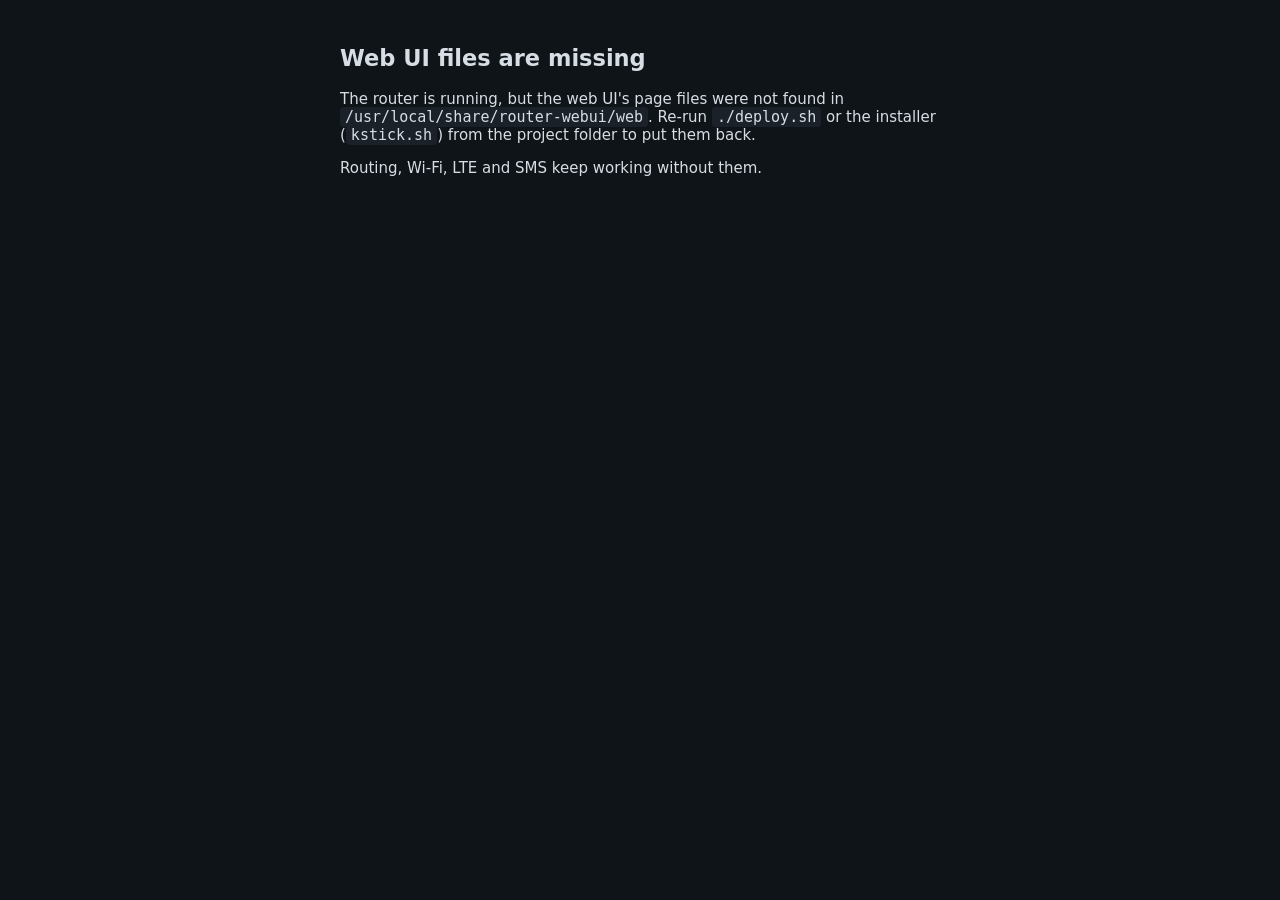
<file: webfallback/index.html>
<!doctype html>
<html lang="en"><head><meta charset="utf-8"><meta name="viewport" content="width=device-width">
<title>KStick router: UI files missing</title>
<style>body{font:15px system-ui,sans-serif;background:#0f1419;color:#d6dde4;max-width:40em;margin:3em auto;padding:0 1em}code{background:#1a2129;padding:1px 5px;border-radius:4px}</style></head>
<body><h2>Web UI files are missing</h2>
<p>The router is running, but the web UI's page files were not found in
<code>/usr/local/share/router-webui/web</code>. Re-run <code>./deploy.sh</code> or the installer
(<code>kstick.sh</code>) from the project folder to put them back.</p>
<p>Routing, Wi-Fi, LTE and SMS keep working without them.</p></body></html>
</file>
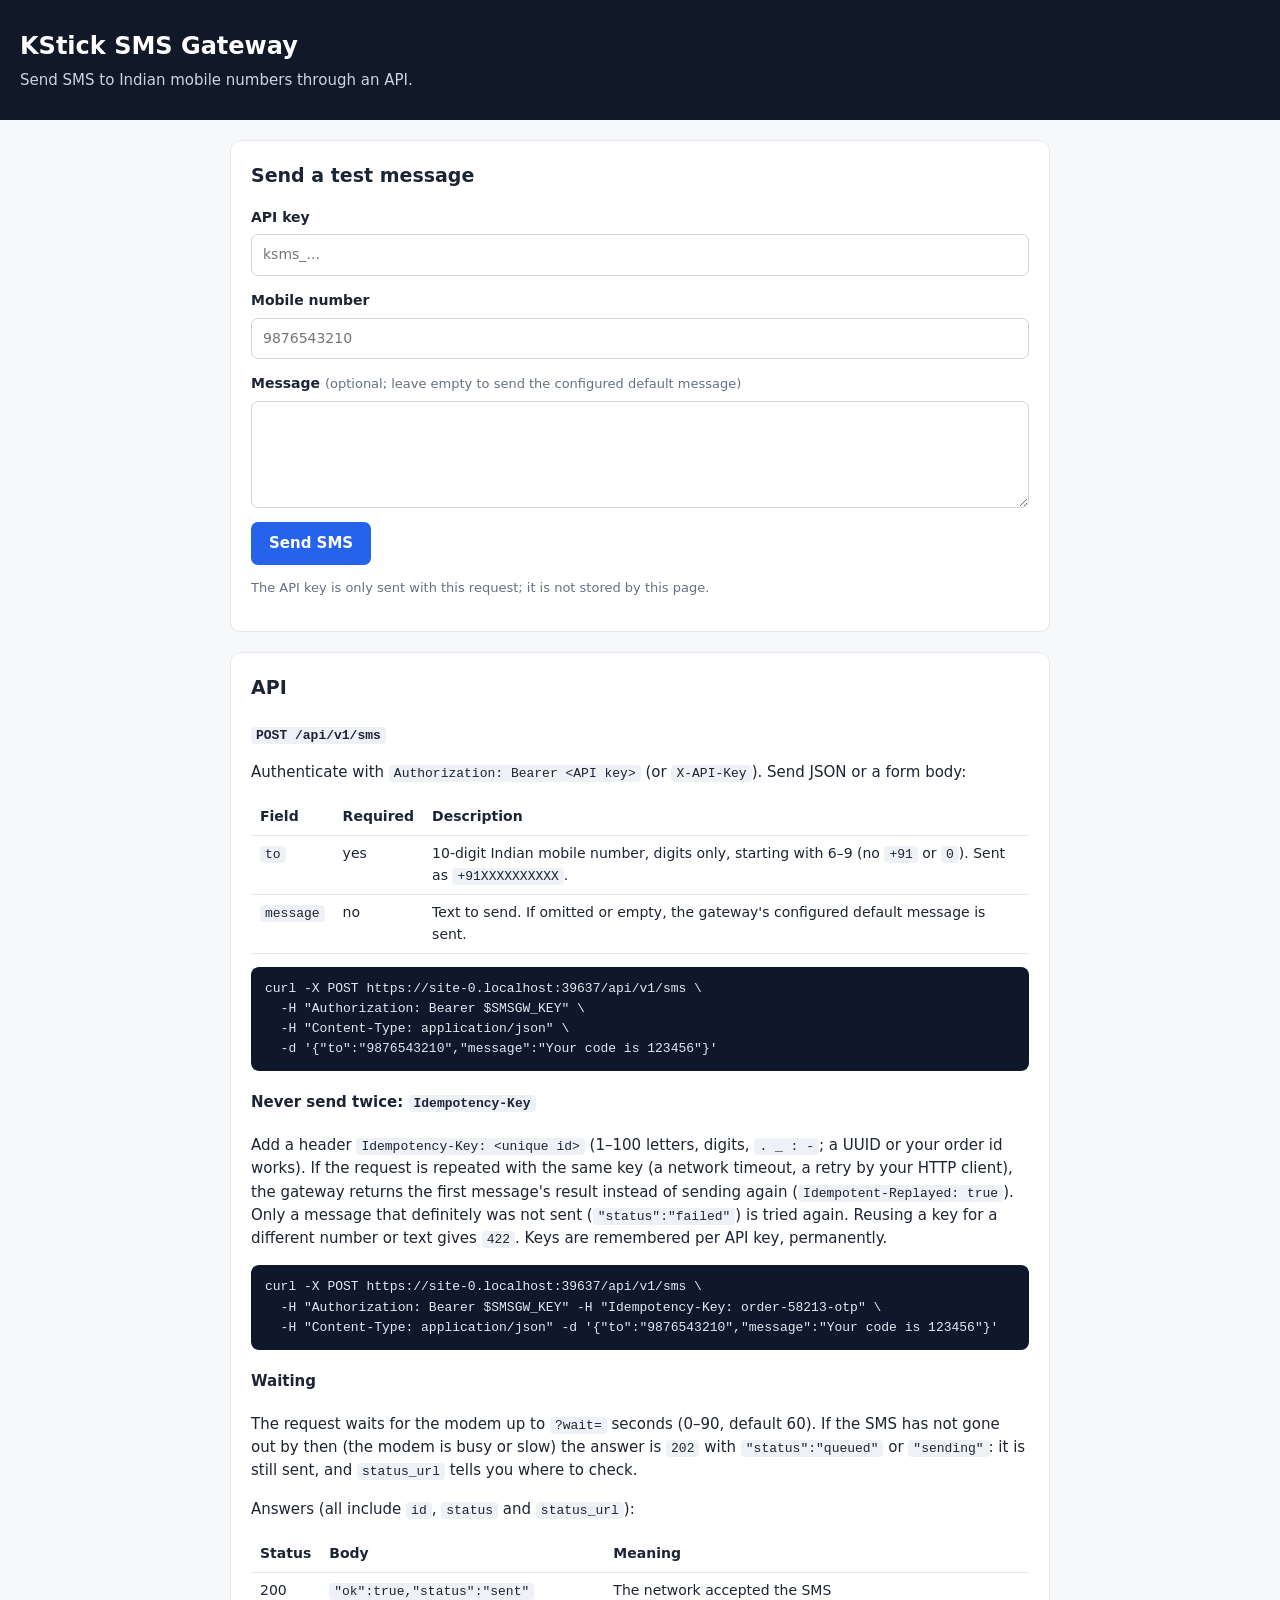
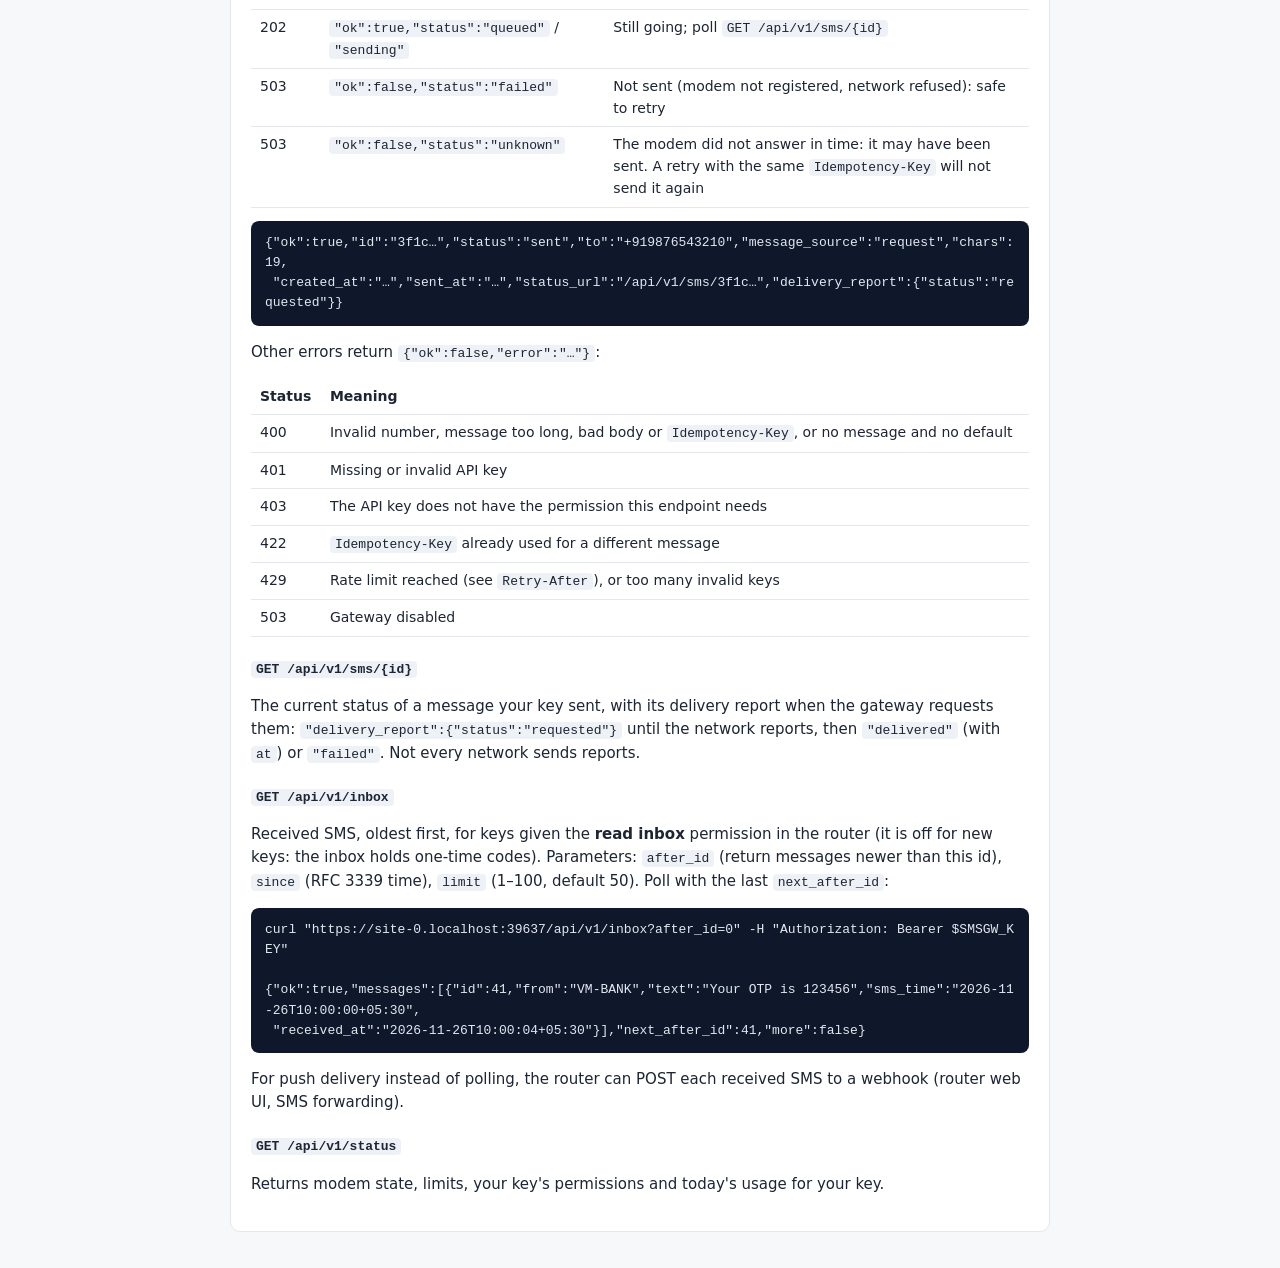
<file: smsgw/web/index.html>
<!doctype html>
<html lang="en">
<head>
<meta charset="utf-8">
<meta name="viewport" content="width=device-width, initial-scale=1">
<title>KStick SMS Gateway</title>
<link rel="stylesheet" href="style.css">
<script src="app.js" defer></script>
</head>
<body>
<header><h1>KStick SMS Gateway</h1><p>Send SMS to Indian mobile numbers through an API.</p></header>
<main>
<section>
  <h2>Send a test message</h2>
  <form id="send">
    <label>API key<input name="key" type="password" autocomplete="off" required placeholder="ksms_…"></label>
    <label>Mobile number<input name="to" inputmode="numeric" pattern="[6-9][0-9]{9}" maxlength="10" required placeholder="9876543210"></label>
    <label>Message <span class="muted">(optional; leave empty to send the configured default message)</span><textarea name="message" rows="4" maxlength="1000"></textarea></label>
    <button>Send SMS</button>
  </form>
  <pre id="out" hidden></pre>
  <p class="muted">The API key is only sent with this request; it is not stored by this page.</p>
</section>

<section>
  <h2>API</h2>
  <h3><code>POST /api/v1/sms</code></h3>
  <p>Authenticate with <code>Authorization: Bearer &lt;API key&gt;</code> (or <code>X-API-Key</code>). Send JSON or a form body:</p>
  <table>
    <tr><th>Field</th><th>Required</th><th>Description</th></tr>
    <tr><td><code>to</code></td><td>yes</td><td>10-digit Indian mobile number, digits only, starting with 6–9 (no <code>+91</code> or <code>0</code>). Sent as <code>+91XXXXXXXXXX</code>.</td></tr>
    <tr><td><code>message</code></td><td>no</td><td>Text to send. If omitted or empty, the gateway's configured default message is sent.</td></tr>
  </table>
  <pre>curl -X POST https://<span class="host">sms.example.com</span>/api/v1/sms \
  -H "Authorization: Bearer $SMSGW_KEY" \
  -H "Content-Type: application/json" \
  -d '{"to":"9876543210","message":"Your code is 123456"}'</pre>
  <h4>Never send twice: <code>Idempotency-Key</code></h4>
  <p>Add a header <code>Idempotency-Key: &lt;unique id&gt;</code> (1–100 letters, digits, <code>. _ : -</code>; a UUID or your
    order id works). If the request is repeated with the same key (a network timeout, a retry by your HTTP client), the gateway
    returns the first message's result instead of sending again (<code>Idempotent-Replayed: true</code>). Only a message that
    definitely was not sent (<code>"status":"failed"</code>) is tried again. Reusing a key for a different number or text gives
    <code>422</code>. Keys are remembered per API key, permanently.</p>
  <pre>curl -X POST https://<span class="host">sms.example.com</span>/api/v1/sms \
  -H "Authorization: Bearer $SMSGW_KEY" -H "Idempotency-Key: order-58213-otp" \
  -H "Content-Type: application/json" -d '{"to":"9876543210","message":"Your code is 123456"}'</pre>
  <h4>Waiting</h4>
  <p>The request waits for the modem up to <code>?wait=</code> seconds (0–90, default 60). If the SMS has not gone out by then
    (the modem is busy or slow) the answer is <code>202</code> with <code>"status":"queued"</code> or <code>"sending"</code>:
    it is still sent, and <code>status_url</code> tells you where to check.</p>
  <p>Answers (all include <code>id</code>, <code>status</code> and <code>status_url</code>):</p>
  <table>
    <tr><th>Status</th><th>Body</th><th>Meaning</th></tr>
    <tr><td>200</td><td><code>"ok":true,"status":"sent"</code></td><td>The network accepted the SMS</td></tr>
    <tr><td>202</td><td><code>"ok":true,"status":"queued"</code> / <code>"sending"</code></td><td>Still going; poll <code>GET /api/v1/sms/{id}</code></td></tr>
    <tr><td>503</td><td><code>"ok":false,"status":"failed"</code></td><td>Not sent (modem not registered, network refused): safe to retry</td></tr>
    <tr><td>503</td><td><code>"ok":false,"status":"unknown"</code></td><td>The modem did not answer in time: it may have been sent. A retry with the same <code>Idempotency-Key</code> will not send it again</td></tr>
  </table>
  <pre>{"ok":true,"id":"3f1c…","status":"sent","to":"+919876543210","message_source":"request","chars":19,
 "created_at":"…","sent_at":"…","status_url":"/api/v1/sms/3f1c…","delivery_report":{"status":"requested"}}</pre>
  <p>Other errors return <code>{"ok":false,"error":"…"}</code>:</p>
  <table>
    <tr><th>Status</th><th>Meaning</th></tr>
    <tr><td>400</td><td>Invalid number, message too long, bad body or <code>Idempotency-Key</code>, or no message and no default</td></tr>
    <tr><td>401</td><td>Missing or invalid API key</td></tr>
    <tr><td>403</td><td>The API key does not have the permission this endpoint needs</td></tr>
    <tr><td>422</td><td><code>Idempotency-Key</code> already used for a different message</td></tr>
    <tr><td>429</td><td>Rate limit reached (see <code>Retry-After</code>), or too many invalid keys</td></tr>
    <tr><td>503</td><td>Gateway disabled</td></tr>
  </table>

  <h3><code>GET /api/v1/sms/{id}</code></h3>
  <p>The current status of a message your key sent, with its delivery report when the gateway requests them:
    <code>"delivery_report":{"status":"requested"}</code> until the network reports, then <code>"delivered"</code> (with
    <code>at</code>) or <code>"failed"</code>. Not every network sends reports.</p>

  <h3><code>GET /api/v1/inbox</code></h3>
  <p>Received SMS, oldest first, for keys given the <b>read inbox</b> permission in the router (it is off for new keys:
    the inbox holds one-time codes). Parameters: <code>after_id</code> (return messages newer than this id),
    <code>since</code> (RFC 3339 time), <code>limit</code> (1–100, default 50). Poll with the last <code>next_after_id</code>:</p>
  <pre>curl "https://<span class="host">sms.example.com</span>/api/v1/inbox?after_id=0" -H "Authorization: Bearer $SMSGW_KEY"

{"ok":true,"messages":[{"id":41,"from":"VM-BANK","text":"Your OTP is 123456","sms_time":"2026-11-26T10:00:00+05:30",
 "received_at":"2026-11-26T10:00:04+05:30"}],"next_after_id":41,"more":false}</pre>
  <p>For push delivery instead of polling, the router can POST each received SMS to a webhook (router web UI, SMS forwarding).</p>

  <h3><code>GET /api/v1/status</code></h3>
  <p>Returns modem state, limits, your key's permissions and today's usage for your key.</p>
</section>
</main>
</body>
</html>
</file>
<file: smsgw/web/style.css>
:root { --fg:#1d2433; --muted:#667085; --line:#e4e7ec; --acc:#2563eb; --bg:#f7f8fa; }
* { box-sizing: border-box; }
body { margin:0; font:15px/1.55 system-ui, -apple-system, "Segoe UI", sans-serif; color:var(--fg); background:var(--bg); }
header { background:#111827; color:#fff; padding:28px 20px; }
header h1 { margin:0 0 4px; font-size:24px; } header p { margin:0; color:#cbd5e1; }
main { max-width:860px; margin:0 auto; padding:20px; }
section { background:#fff; border:1px solid var(--line); border-radius:10px; padding:20px; margin-bottom:20px; }
h2 { margin-top:0; font-size:19px; } h3 { font-size:15px; margin:20px 0 8px; }
label { display:block; margin-bottom:14px; font-weight:600; font-size:14px; }
input, textarea { display:block; width:100%; margin-top:6px; padding:9px 11px; border:1px solid #cfd4dc; border-radius:7px; font:inherit; font-weight:400; }
button { background:var(--acc); color:#fff; border:0; border-radius:7px; padding:10px 18px; font:inherit; font-weight:600; cursor:pointer; }
button:disabled { opacity:.6; cursor:wait; }
pre { background:#0f172a; color:#e2e8f0; padding:12px 14px; border-radius:8px; overflow-x:auto; font-size:13px; white-space:pre-wrap; word-break:break-all; }
pre.ok { border-left:4px solid #16a34a; } pre.bad { border-left:4px solid #dc2626; }
code { background:#eef2f7; padding:1px 5px; border-radius:4px; font-size:13px; }
table { border-collapse:collapse; width:100%; font-size:14px; margin-bottom:10px; }
th, td { text-align:left; padding:7px 9px; border-bottom:1px solid var(--line); vertical-align:top; }
.muted { color:var(--muted); font-weight:400; font-size:13px; }
</file>
